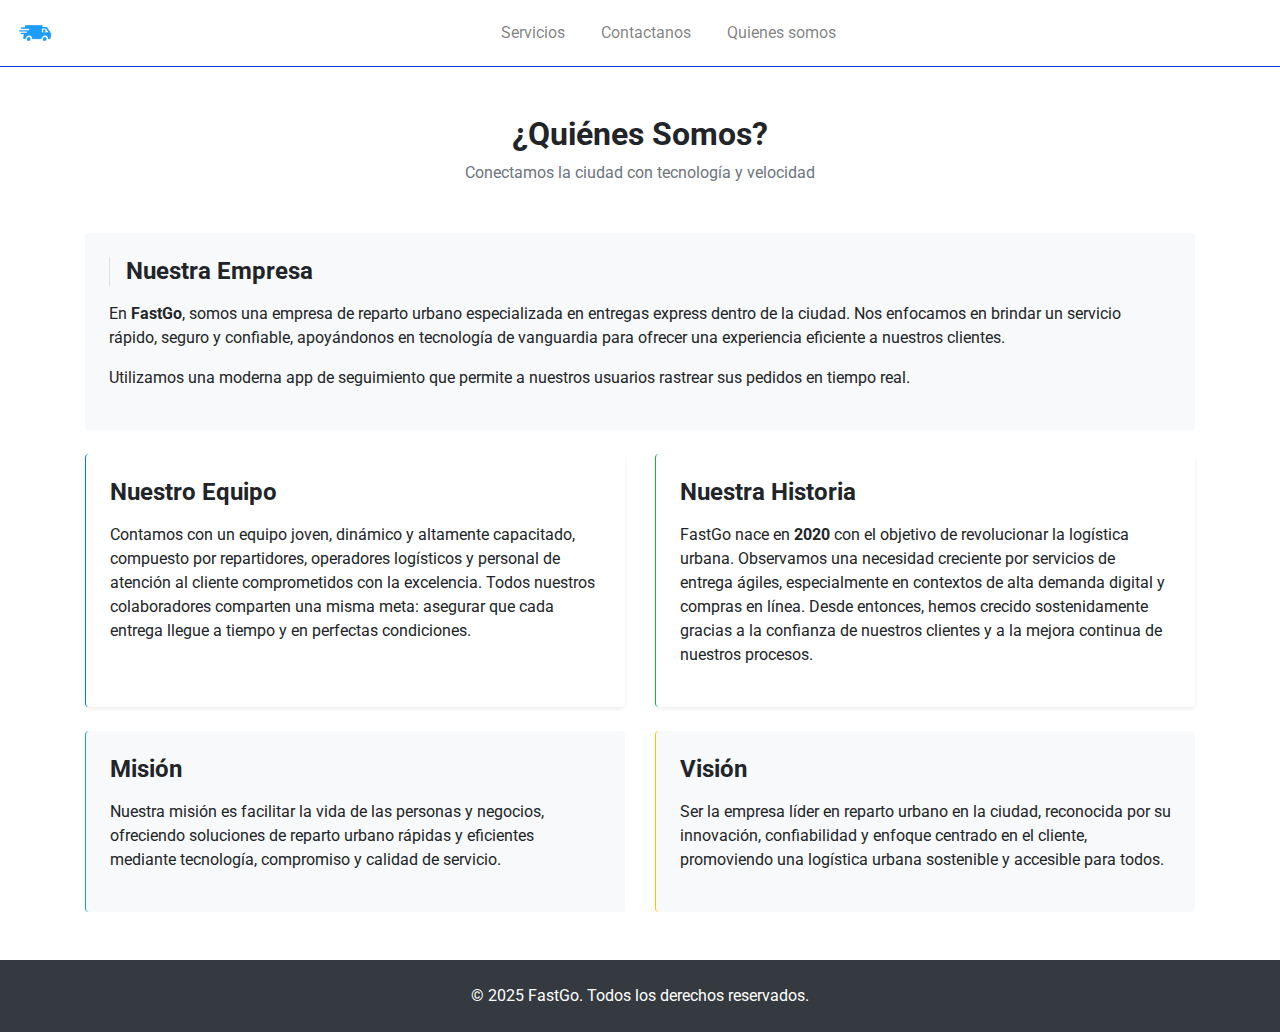
<file: sitio/about.html>
<!DOCTYPE html>
<html lang="en">

<head>
    <meta charset="UTF-8">
    <meta name="viewport" content="width=device-width, initial-scale=1.0">
    <link rel="stylesheet" href="https://stackpath.bootstrapcdn.com/bootstrap/4.5.2/css/bootstrap.min.css">
    <script src="https://code.jquery.com/jquery-3.5.1.slim.min.js"></script>
    <script src="https://cdn.jsdelivr.net/npm/popper.js@1.16.1/dist/umd/popper.min.js"></script>
    <script src="https://stackpath.bootstrapcdn.com/bootstrap/4.5.2/js/bootstrap.min.js"></script>
    <link rel="stylesheet" href="/sitio/css/style.css">
    <link rel="preconnect" href="https://fonts.googleapis.com">
    <link rel="preconnect" href="https://fonts.gstatic.com" crossorigin>
    <link href="https://fonts.googleapis.com/css2?family=Roboto:ital,wght@0,100..900;1,100..900&display=swap"
        rel="stylesheet">
    <link rel="icon" href="/sitio/images/favicon.png" type="image/png">
    <title>FastGo - Entregas Express</title>
</head>

<body>
    <main>
        <section class="navbar navbar-expand-lg navbar-light mi-navbar">
            <a class="navbar-brand" href="index.html"><img src="/sitio/images/favicon.png" alt="logo" width="40"
                    height="40" loading="lazy" /></a>
            <button class="navbar-toggler" type="button" data-toggle="collapse" data-target="#navbarNavDropdown"
                aria-controls="navbarNavDropdown" aria-expanded="false" aria-label="Toggle navigation">
                <span class="navbar-toggler-icon"></span>
            </button>
            <div class="collapse navbar-collapse justify-content-center" id="navbarNavDropdown">
                <ul class="navbar-nav">
                    <li class="nav-item">
                        <a class="nav-link" href="services.html">Servicios</a>
                    </li>
                    <li class="nav-item">
                        <a class="nav-link" href="contact.html">Contactanos</a>
                    </li>
                    <li class="nav-item">
                        <a class="nav-link" href="about.html">Quienes somos</a>
                    </li>
                </ul>
            </div>
        </section>
        <section class="container my-5">
            <div class="text-center mb-5">
                <h2 class="font-weight-bold">¿Quiénes Somos?</h2>
                <p class="text-muted">Conectamos la ciudad con tecnología y velocidad</p>
            </div>
            <article class="bg-light p-4 mb-4 rounded">
                <h4 class="border-left pl-3 font-weight-bold">Nuestra Empresa</h4>
                <p class="mt-3">
                    En <strong>FastGo</strong>, somos una empresa de reparto urbano especializada en entregas express
                    dentro de la ciudad. Nos enfocamos en brindar un servicio rápido, seguro y confiable, apoyándonos en
                    tecnología de vanguardia para ofrecer una experiencia eficiente a nuestros clientes.
                </p>
                <p>
                    Utilizamos una moderna app de seguimiento que permite a nuestros usuarios rastrear sus pedidos en
                    tiempo real.
                </p>
            </article>
            <section class="row mb-4">
                <div class="col-md-6">
                    <article class="p-4 bg-white shadow-sm rounded h-100 border-left border-primary">
                        <h4 class="font-weight-bold">Nuestro Equipo</h4>
                        <p class="mt-3">
                            Contamos con un equipo joven, dinámico y altamente capacitado, compuesto por repartidores,
                            operadores logísticos y personal de atención al cliente comprometidos con la excelencia.
                            Todos nuestros colaboradores comparten una misma meta: asegurar que cada entrega llegue a
                            tiempo y en perfectas condiciones.
                        </p>
                    </article>
                </div>
                <article class="col-md-6 mt-4 mt-md-0">
                    <div class="p-4 bg-white shadow-sm rounded h-100 border-left border-success">
                        <h4 class="font-weight-bold">Nuestra Historia</h4>
                        <p class="mt-3">
                            FastGo nace en <strong>2020</strong> con el objetivo de revolucionar la logística urbana.
                            Observamos una necesidad creciente por servicios de entrega ágiles, especialmente en
                            contextos de alta demanda digital y compras en línea. Desde entonces, hemos crecido
                            sostenidamente gracias a la confianza de nuestros clientes y a la mejora continua de
                            nuestros procesos.
                        </p>
                    </div>
                </article>
            </section>
            <div class="row">
                <article class="col-md-6">
                    <div class="p-4 bg-light rounded h-100 border-left border-info">
                        <h4 class="font-weight-bold">Misión</h4>
                        <p class="mt-3">
                            Nuestra misión es facilitar la vida de las personas y negocios, ofreciendo soluciones de
                            reparto urbano rápidas y eficientes mediante tecnología, compromiso y calidad de servicio.
                        </p>
                    </div>
                </article>
                <article class="col-md-6 mt-4 mt-md-0">
                    <div class="p-4 bg-light rounded h-100 border-left border-warning">
                        <h4 class="font-weight-bold">Visión</h4>
                        <p class="mt-3">
                            Ser la empresa líder en reparto urbano en la ciudad, reconocida por su innovación,
                            confiabilidad y enfoque centrado en el cliente, promoviendo una logística urbana sostenible
                            y accesible para todos.
                        </p>
                    </div>
                </article>
            </div>
        </section>
        <footer class="bg-dark text-white text-center py-4">
            <p class="mb-0">&copy; 2025 FastGo. Todos los derechos reservados.</p>
        </footer>

    </main>
</body>

</html>
</file>
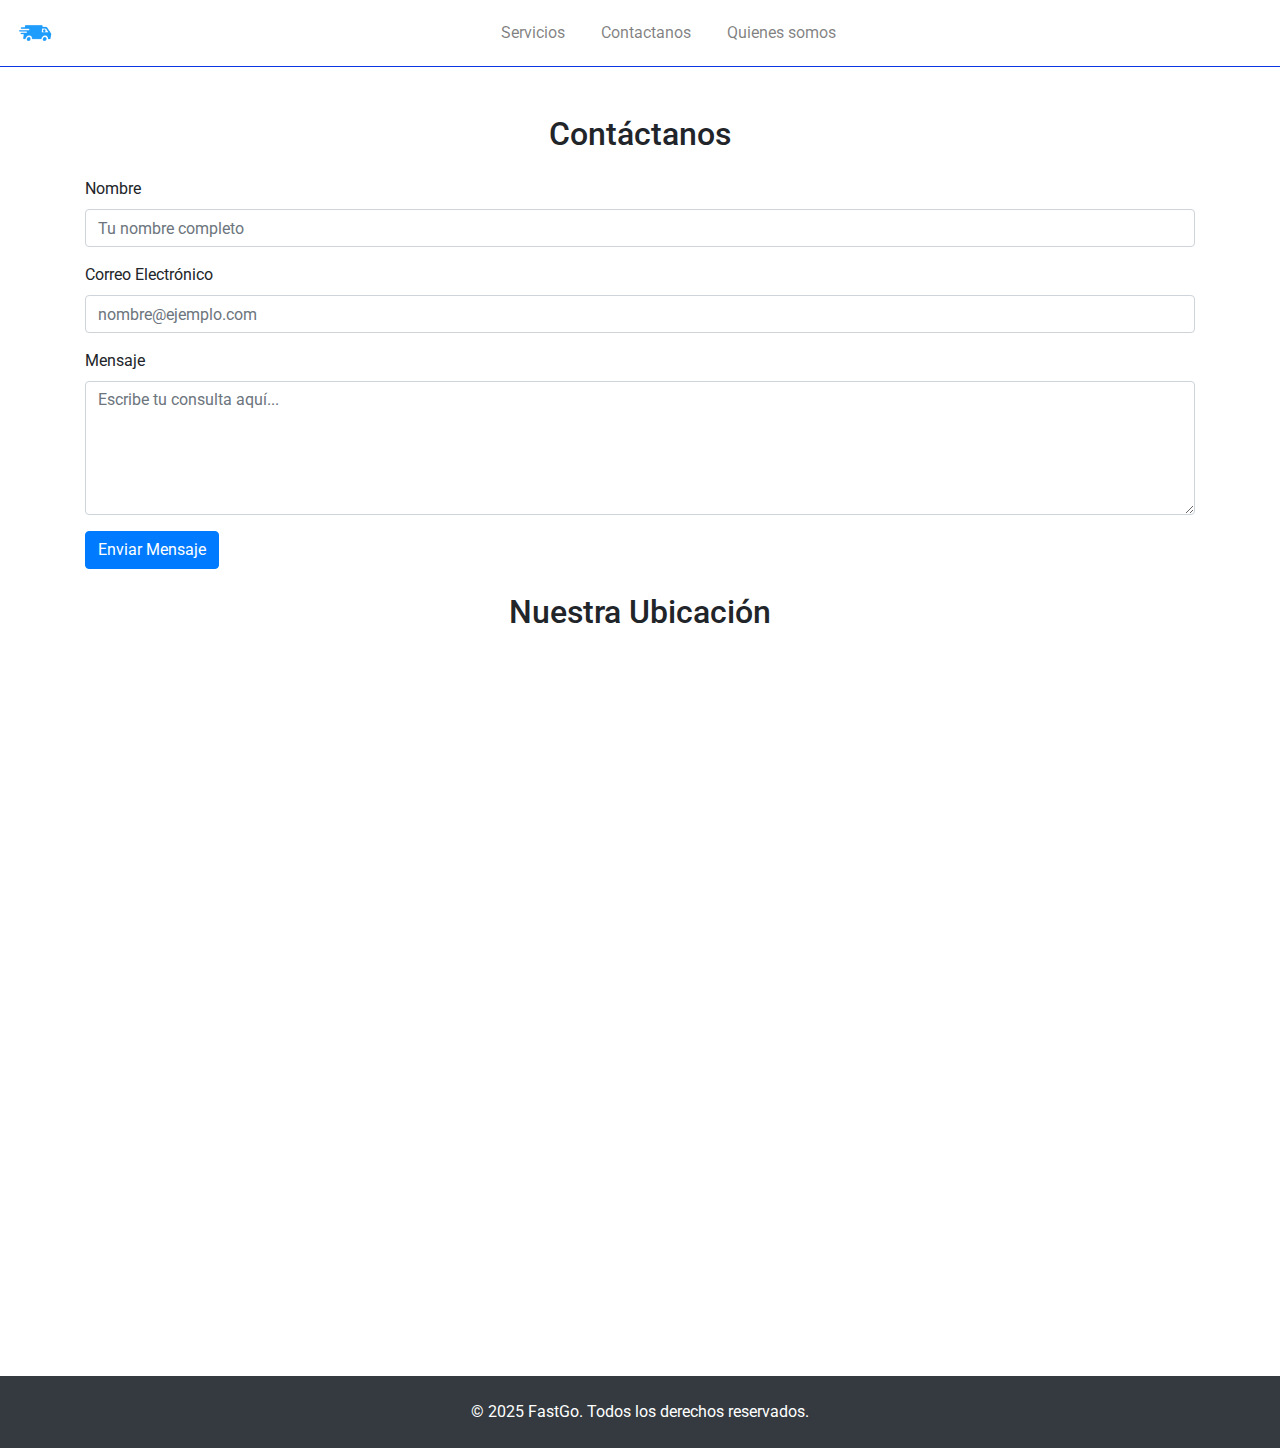
<file: sitio/contact.html>
<!DOCTYPE html>
<html lang="en">

<head>
    <meta charset="UTF-8">
    <meta name="viewport" content="width=device-width, initial-scale=1.0">
    <link rel="stylesheet" href="https://stackpath.bootstrapcdn.com/bootstrap/4.5.2/css/bootstrap.min.css">
    <script src="https://code.jquery.com/jquery-3.5.1.slim.min.js"></script>
    <script src="https://cdn.jsdelivr.net/npm/popper.js@1.16.1/dist/umd/popper.min.js"></script>
    <script src="https://stackpath.bootstrapcdn.com/bootstrap/4.5.2/js/bootstrap.min.js"></script>
    <link rel="stylesheet" href="/sitio/css/style.css">
    <link rel="preconnect" href="https://fonts.googleapis.com">
    <link rel="preconnect" href="https://fonts.gstatic.com" crossorigin>
    <link href="https://fonts.googleapis.com/css2?family=Roboto:ital,wght@0,100..900;1,100..900&display=swap"
        rel="stylesheet">
    <link rel="icon" href="/sitio/images/favicon.png" type="image/png">
    <title>FastGo - Entregas Express</title>
</head>

<body>
    <main>
        <nav class="navbar navbar-expand-lg navbar-light mi-navbar">
            <a class="navbar-brand" href="index.html"><img src="/sitio/images/favicon.png" alt="logo" width="40"
                    height="40" loading="lazy" /></a>
            <button class="navbar-toggler" type="button" data-toggle="collapse" data-target="#navbarNavDropdown"
                aria-controls="navbarNavDropdown" aria-expanded="false" aria-label="Toggle navigation">
                <span class="navbar-toggler-icon"></span>
            </button>
            <div class="collapse navbar-collapse justify-content-center" id="navbarNavDropdown">
                <ul class="navbar-nav">
                    <li class="nav-item">
                        <a class="nav-link" href="services.html">Servicios</a>
                    </li>
                    <li class="nav-item">
                        <a class="nav-link" href="contact.html">Contactanos</a>
                    </li>
                    <li class="nav-item">
                        <a class="nav-link" href="about.html">Quienes somos</a>
                    </li>
                </ul>
            </div>
        </nav>
        <div class="container my-5">
            <h2 class="text-center mb-4">Contáctanos</h2>
            <div class="row">

                <!-- Formulario -->
                <section class="container mb-4">
                    <form>
                        <div class="form-group">
                            <label for="nombre">Nombre</label>
                            <input type="text" class="form-control" id="nombre" placeholder="Tu nombre completo">
                        </div>
                        <div class="form-group">
                            <label for="email">Correo Electrónico</label>
                            <input type="email" class="form-control" id="email" placeholder="nombre@ejemplo.com">
                        </div>
                        <div class="form-group">
                            <label for="mensaje">Mensaje</label>
                            <textarea class="form-control" id="mensaje" rows="5"
                                placeholder="Escribe tu consulta aquí..."></textarea>
                        </div>
                        <button type="submit" class="btn btn-primary">Enviar Mensaje</button>
                    </form>
                </section>

                <!-- Mapa -->
                <section id="map" class="container mb-4">
                    <h2 class="text-center mb-5">Nuestra Ubicación</h2>
                    <div class="embed-responsive embed-responsive-16by9">
                        <iframe class="embed-responsive-item"
                            src="https://www.google.com/maps/embed?pb=!1m18!1m12!1m3!1d212998.56777909782!2d-70.7946411694144!3d-33.472678897708!2m3!1f0!2f0!3f0!3m2!1i1024!2i768!4f13.1!3m3!1m2!1s0x9662c5410425af2f%3A0x8475d53c400f0931!2sSantiago%2C%20Regi%C3%B3n%20Metropolitana!5e0!3m2!1ses!2scl!4v1749607339672!5m2!1ses!2scl" width="600" height="450" style="border:0;" allowfullscreen="" loading="lazy" referrerpolicy="no-referrer-when-downgrade">
                        </iframe>
                    </div>
                </section>

            </div>
        </div>
        <footer class="bg-dark text-white text-center py-4">
            <p class="mb-0">&copy; 2025 FastGo. Todos los derechos reservados.</p>
        </footer>

    </main>
</body>

</html>
</file>
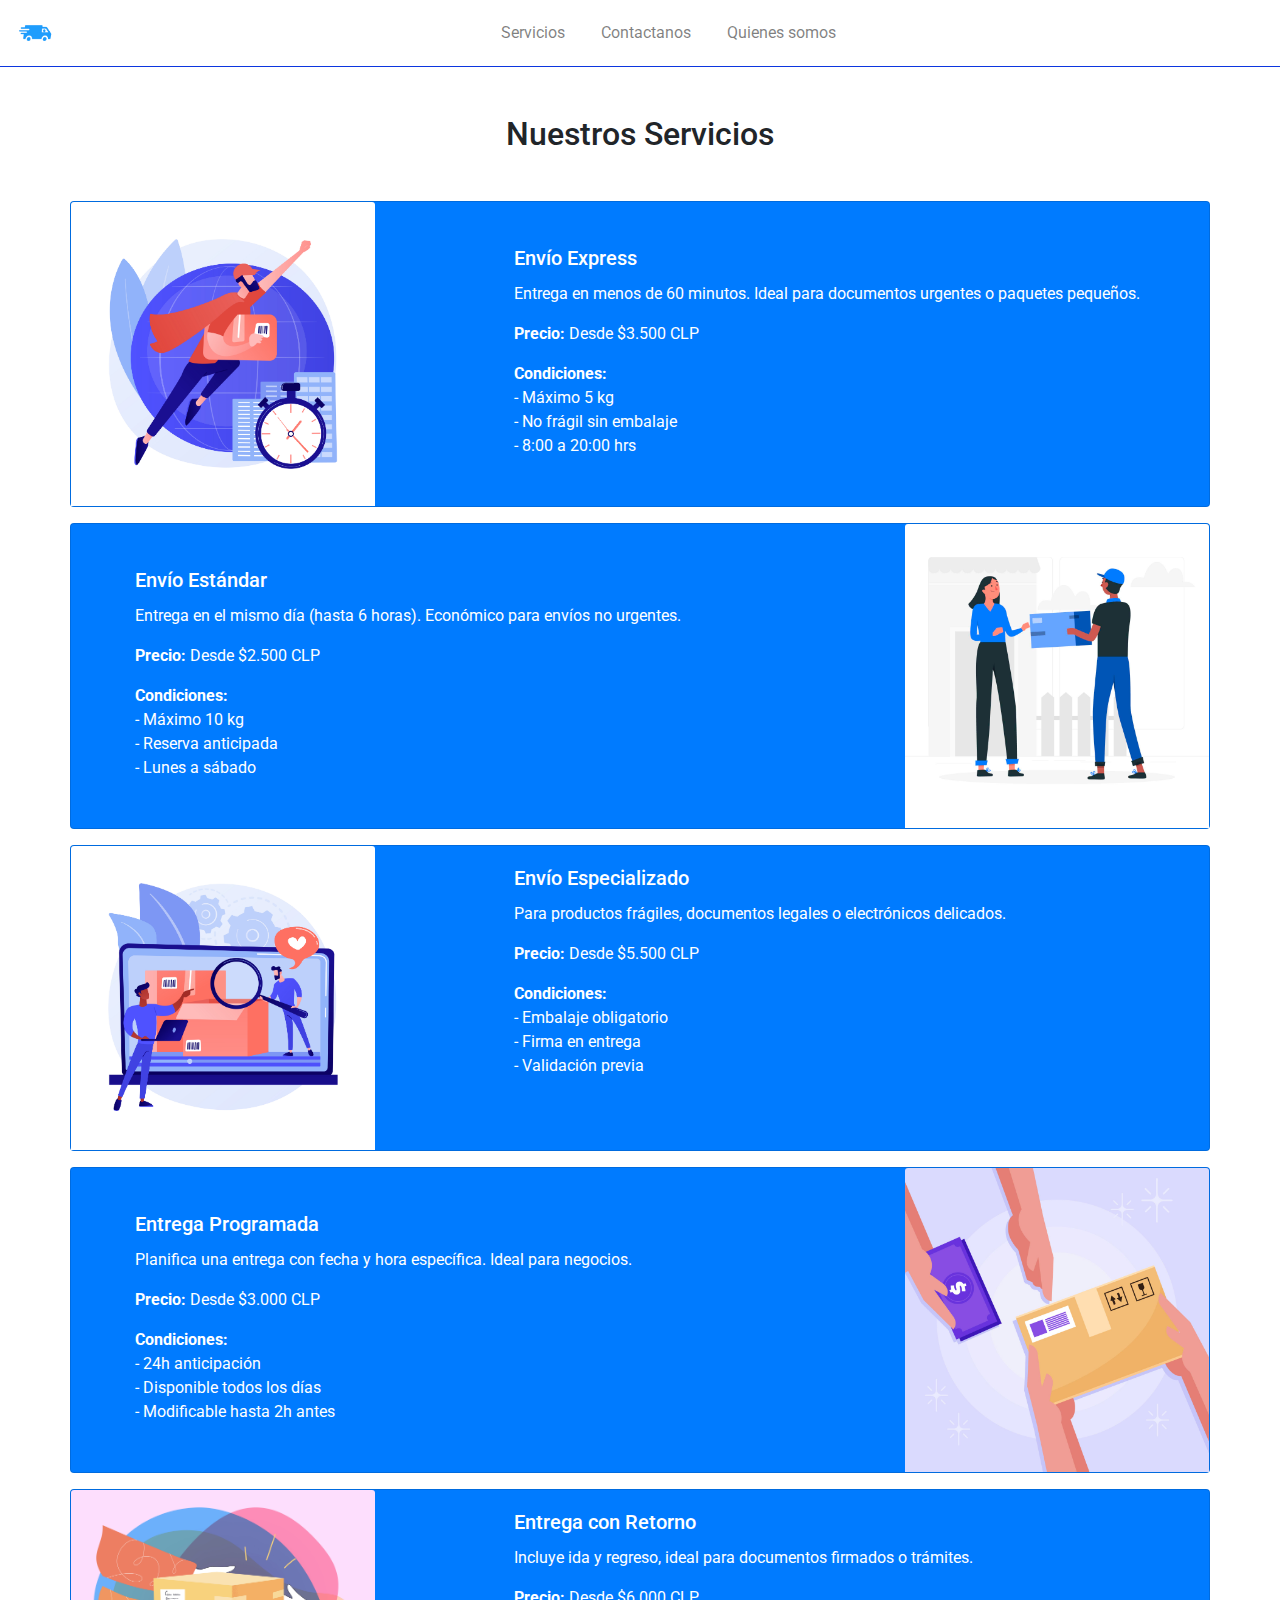
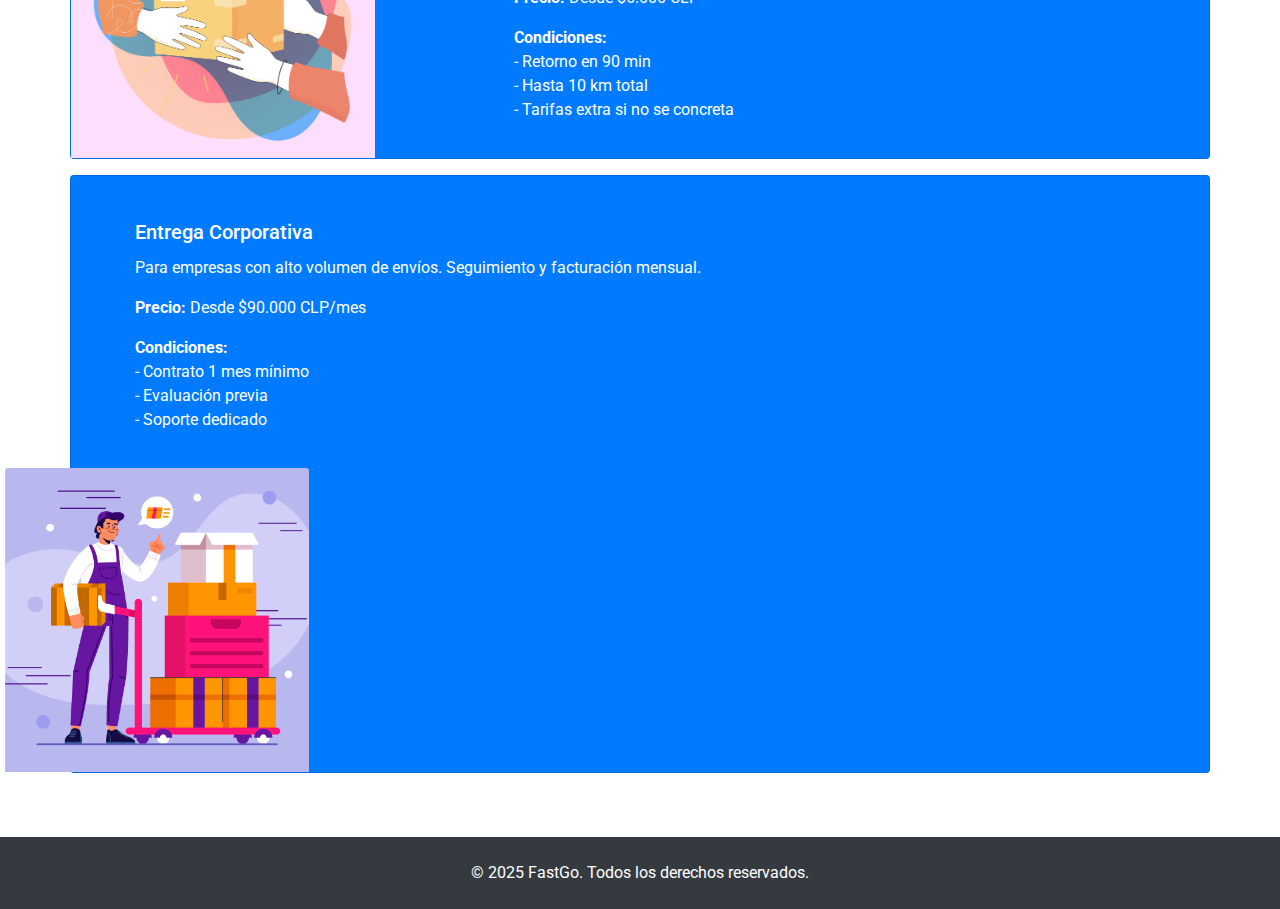
<file: sitio/Copia de services.html>
<!DOCTYPE html>
<html lang="en">

<head>
    <meta charset="UTF-8">
    <meta name="viewport" content="width=device-width, initial-scale=1.0">
    <link rel="stylesheet" href="https://stackpath.bootstrapcdn.com/bootstrap/4.5.2/css/bootstrap.min.css">
    <script src="https://code.jquery.com/jquery-3.5.1.slim.min.js"></script>
    <script src="https://cdn.jsdelivr.net/npm/popper.js@1.16.1/dist/umd/popper.min.js"></script>
    <script src="https://stackpath.bootstrapcdn.com/bootstrap/4.5.2/js/bootstrap.min.js"></script>
    <link rel="stylesheet" href="/sitio/css/style.css">
    <link rel="preconnect" href="https://fonts.googleapis.com">
    <link rel="preconnect" href="https://fonts.gstatic.com" crossorigin>
    <link href="https://fonts.googleapis.com/css2?family=Roboto:ital,wght@0,100..900;1,100..900&display=swap"
        rel="stylesheet">
    <link rel="icon" href="/sitio/images/favicon.png" type="image/png">
    <title>FastGo - Entregas Express</title>
</head>

<body id="body-services">
    <main>
        <nav class="navbar navbar-expand-lg navbar-light mi-navbar">
            <a class="navbar-brand" href="index.html"><img src="/sitio/images/favicon.png" alt="logo" width="40"
                    height="40" loading="lazy" /></a>
            <button class="navbar-toggler" type="button" data-toggle="collapse" data-target="#navbarNavDropdown"
                aria-controls="navbarNavDropdown" aria-expanded="false" aria-label="Toggle navigation">
                <span class="navbar-toggler-icon"></span>
            </button>
            <div class="collapse navbar-collapse justify-content-center" id="navbarNavDropdown">
                <ul class="navbar-nav">
                    <li class="nav-item">
                        <a class="nav-link" href="services.html ">Servicios</a>
                    </li>
                    <li class="nav-item">
                        <a class="nav-link" href="contact.html">Contactanos</a>
                    </li>
                    <li class="nav-item">
                        <a class="nav-link" href="about.html">Quienes somos</a>
                    </li>
                </ul>
            </div>
        </nav>
        <div class="container my-5">
            <h2 class="text-center mb-5">Nuestros Servicios</h2>
            <div class="row">

                <!-- Servicio 1 -->
                <div class="card text-white bg-primary mb-3">
                    <div class="row no-gutters">
                        <div class="col-md-4 d-sm-none d-lg-block">
                            <img src="/sitio/images/services/20945973.jpg" class="card-img-top card-heigth-services"
                                alt="Envío Express">
                        </div>
                        <div class="col-md-8">
                            <div class="card-body mt-4">
                                <h5 class="card-title">Envío Express</h5>
                                <p class="card-text">Entrega en menos de 60 minutos. Ideal para documentos urgentes o
                                    paquetes pequeños.</p>
                                <p><strong>Precio:</strong> Desde $3.500 CLP</p>
                                <p><strong>Condiciones:</strong><br>- Máximo 5 kg<br>- No frágil sin embalaje<br>- 8:00
                                    a
                                    20:00 hrs</p>
                            </div>
                        </div>
                    </div>
                </div>
                <!-- Servicio 2 -->
                <div class="card text-white bg-primary mb-3">
                    <div class="row no-gutters">
                        <div class="col-md-8">
                            <div class="card-body mt-4 card-padding">
                                <h5 class="card-title">Envío Estándar</h5>
                                Entrega en el mismo día (hasta 6 horas). Económico para envíos no urgentes.</p>
                                <p><strong>Precio:</strong> Desde $2.500 CLP</p>
                                <p><strong>Condiciones:</strong><br>- Máximo 10 kg<br>- Reserva anticipada<br>- Lunes a
                                    sábado
                                </p>
                            </div>
                        </div>
                        <div class="col-md-4 d-sm-none d-lg-block">
                            <img src="/sitio/images/services/3881176.jpg"
                                class="card-img-top float-right card-heigth-services" alt="Envío Express">
                        </div>
                    </div>
                </div>

                <!-- Servicio 3 -->
                <div class="card text-white bg-primary mb-3">
                    <div class="row no-gutters">
                        <div class="col-md-4 d-sm-none d-lg-block">
                            <img src="/sitio/images/services/20945523.jpg" class="card-img-top card-heigth-services"
                                alt="Envío Express">
                        </div>
                        <div class="col-md-8">
                            <div class="card-body ">
                                <h5 class="card-title">Envío Especializado</h5>
                                <p class="card-text">Para productos frágiles, documentos legales o electrónicos
                                    delicados.
                                </p>
                                <p><strong>Precio:</strong> Desde $5.500 CLP</p>
                                <p><strong>Condiciones:</strong><br>- Embalaje obligatorio<br>- Firma en entrega<br>-
                                    Validación previa</p>
                            </div>
                        </div>
                    </div>
                </div>
                <!-- Servicio 4 -->
                <div class="card text-white bg-primary mb-3">
                    <div class="row no-gutters">
                        <div class="col-md-8">
                            <div class="card-body mt-4 card-padding">
                                <h5 class="card-title">Entrega Programada</h5>
                                <p class="card-text">Planifica una entrega con fecha y hora específica. Ideal para
                                    negocios.</p>
                                <p><strong>Precio:</strong> Desde $3.000 CLP</p>
                                <p><strong>Condiciones:</strong><br>- 24h anticipación<br>- Disponible todos los
                                    días<br>-
                                    Modificable hasta 2h antes</p>
                            </div>
                        </div>
                        <div class="col-md-4 d-sm-none d-lg-block">
                            <img src="/sitio/images/services/4809513.jpg"
                                class="card-img-top float-right card-heigth-services" alt="Envío Express">
                        </div>
                    </div>
                </div>
                <!-- Servicio 5 -->
                <div class="card text-white bg-primary mb-3">
                    <div class="row no-gutters">
                        <div class="col-md-4 d-sm-none d-lg-block">
                            <img src="/sitio/images/services/1123456.jpg" class="card-img-top card-heigth-services"
                                alt="Envío Express">
                        </div>
                        <div class="col-md-8">
                            <div class="card-body ">
                                <h5 class="card-title">Entrega con Retorno</h5>
                                <p class="card-text">Incluye ida y regreso, ideal para documentos firmados o trámites.</p>
                                <p><strong>Precio:</strong> Desde $6.000 CLP</p>
                                <p><strong>Condiciones:</strong><br>- Retorno en 90 min<br>- Hasta 10 km total<br>- Tarifas
                                extra si no se concreta</p>
                            </div>
                        </div>
                    </div>
                </div>

                <!-- Servicio 6 -->
                 <div class="card text-white bg-primary mb-3">
                    <div class="row no-gutters">
                        <div class="col-md-8">
                            <div class="card-body mt-4 card-padding">
                                 <h5 class="card-title">Entrega Corporativa</h5>
                            <p class="card-text">Para empresas con alto volumen de envíos. Seguimiento y facturación
                                mensual.</p>
                            <p><strong>Precio:</strong> Desde $90.000 CLP/mes</p>
                            <p><strong>Condiciones:</strong><br>- Contrato 1 mes mínimo<br>- Evaluación previa<br>-
                                Soporte dedicado</p>
                            </div>
                            <div class="col-md-4 d-sm-none d-md-block">
                            <img src="/sitio/images/services/6167281.jpg"
                                class="card-img-top float-right card-heigth-services" alt="Envío Express">
                        </div>
                        </div>
                        
                    </div>
                </div>
            </div>
        </div>
        <footer class="bg-dark text-white text-center py-4">
            <p class="mb-0">&copy; 2025 FastGo. Todos los derechos reservados.</p>
        </footer>
    </main>
</body>

</html>
</file>
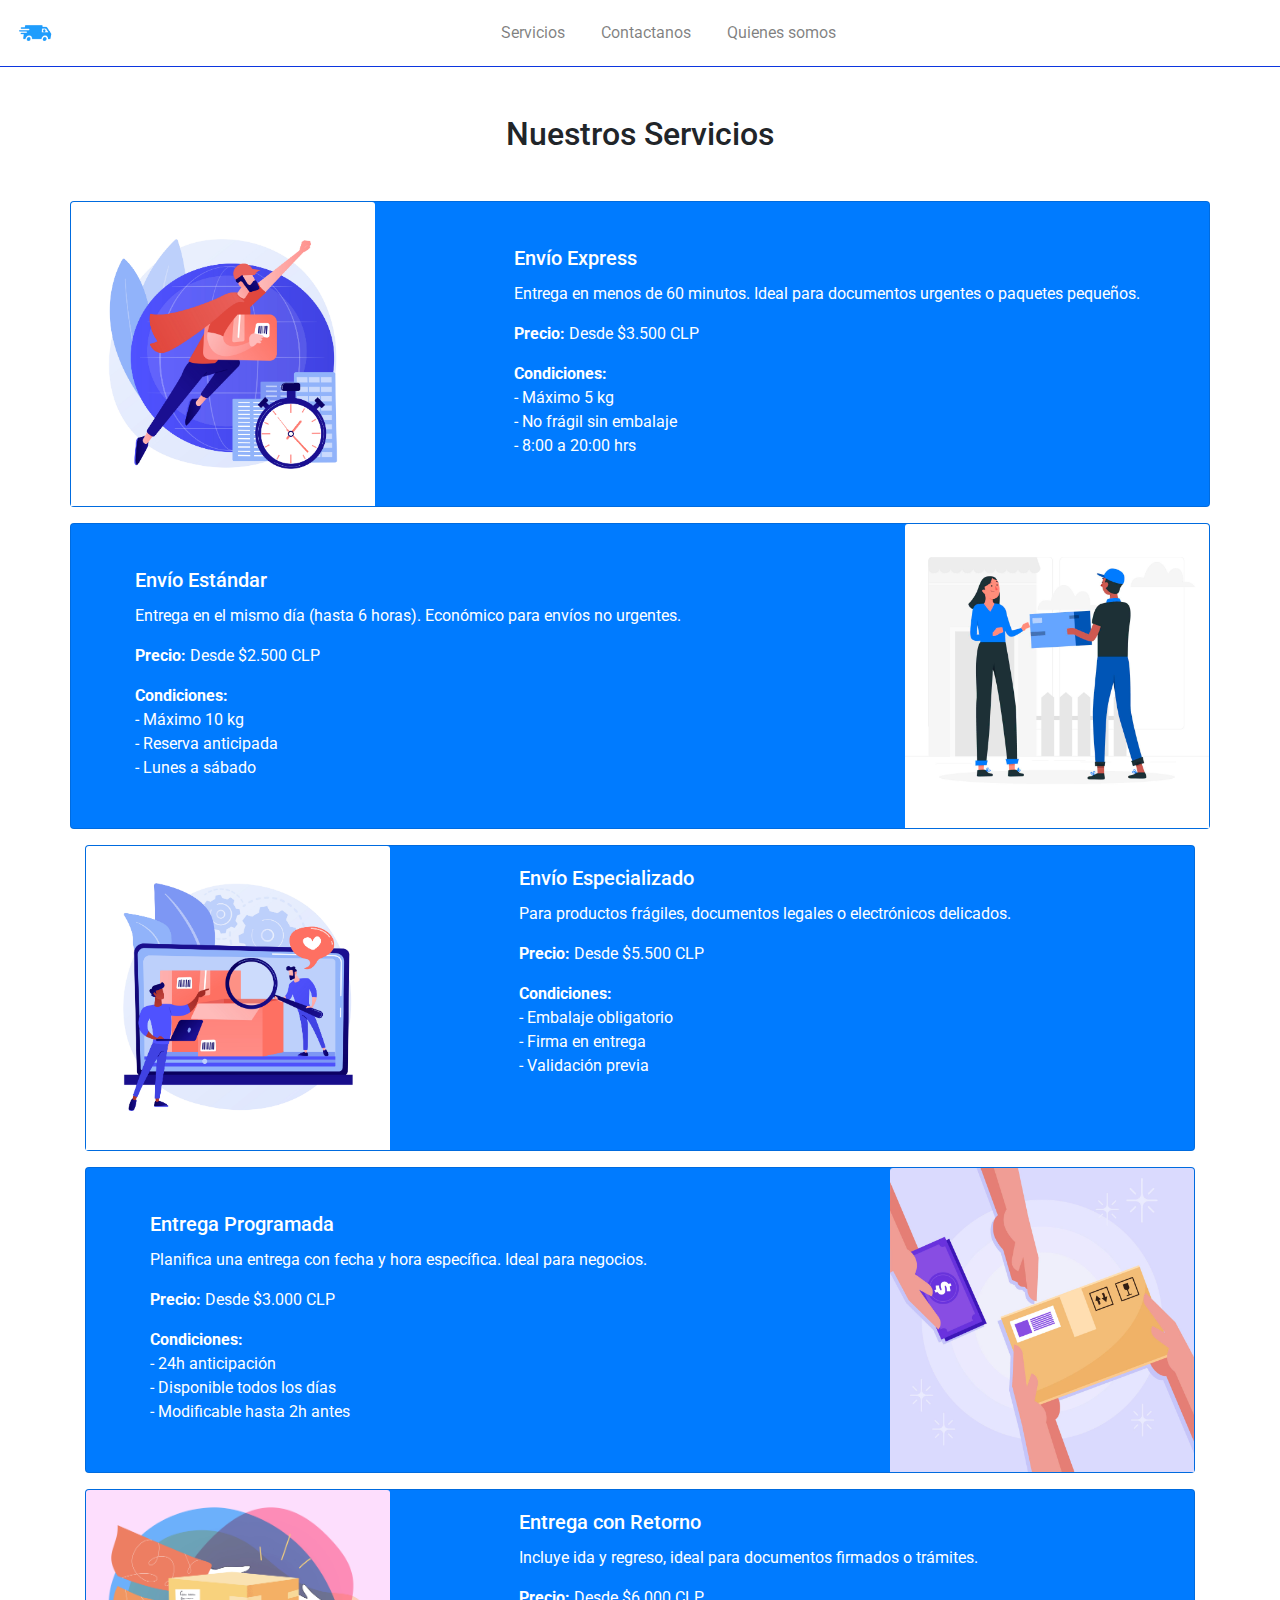
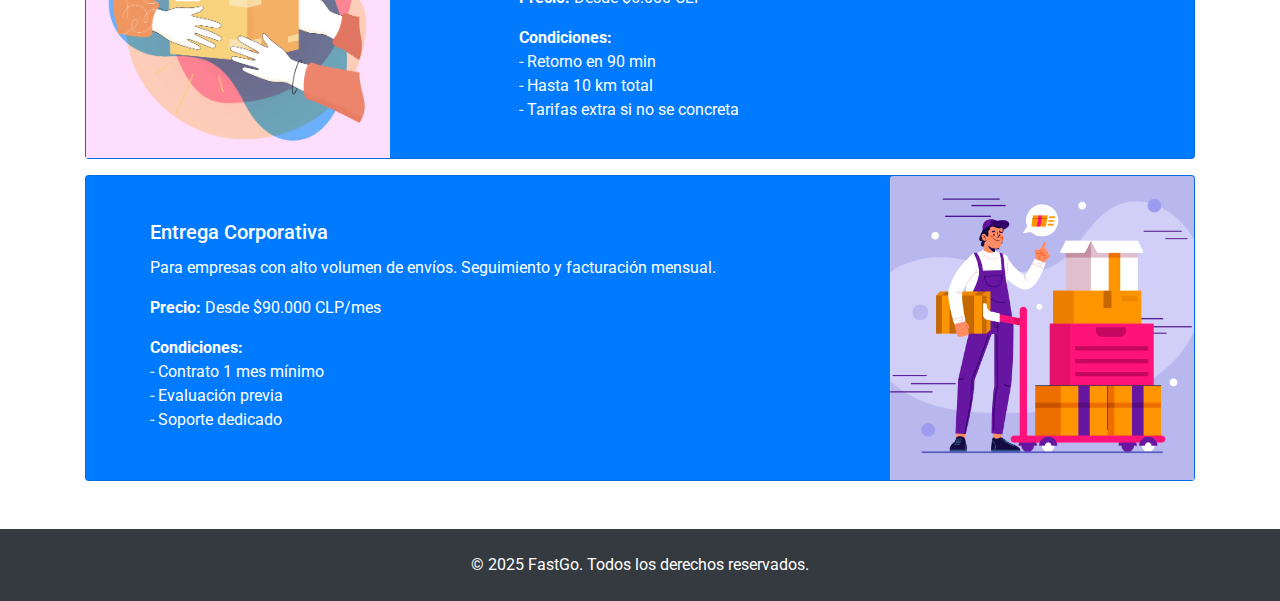
<file: sitio/services.html>
<!DOCTYPE html>
<html lang="en">

<head>
    <meta charset="UTF-8">
    <meta name="viewport" content="width=device-width, initial-scale=1.0">
    <link rel="stylesheet" href="https://stackpath.bootstrapcdn.com/bootstrap/4.5.2/css/bootstrap.min.css">
    <script src="https://code.jquery.com/jquery-3.5.1.slim.min.js"></script>
    <script src="https://cdn.jsdelivr.net/npm/popper.js@1.16.1/dist/umd/popper.min.js"></script>
    <script src="https://stackpath.bootstrapcdn.com/bootstrap/4.5.2/js/bootstrap.min.js"></script>
    <link rel="stylesheet" href="/sitio/css/style.css">
    <link rel="preconnect" href="https://fonts.googleapis.com">
    <link rel="preconnect" href="https://fonts.gstatic.com" crossorigin>
    <link href="https://fonts.googleapis.com/css2?family=Roboto:ital,wght@0,100..900;1,100..900&display=swap"
        rel="stylesheet">
    <link rel="icon" href="/sitio/images/favicon.png" type="image/png">
    <title>FastGo - Entregas Express</title>
</head>

<body id="body-services">
    <main>
        <nav class="navbar navbar-expand-lg navbar-light mi-navbar">
            <a class="navbar-brand" href="index.html"><img src="/sitio/images/favicon.png" alt="logo" width="40"
                    height="40" loading="lazy" /></a>
            <button class="navbar-toggler" type="button" data-toggle="collapse" data-target="#navbarNavDropdown"
                aria-controls="navbarNavDropdown" aria-expanded="false" aria-label="Toggle navigation">
                <span class="navbar-toggler-icon"></span>
            </button>
            <div class="collapse navbar-collapse justify-content-center" id="navbarNavDropdown">
                <ul class="navbar-nav">
                    <li class="nav-item">
                        <a class="nav-link" href="services.html ">Servicios</a>
                    </li>
                    <li class="nav-item">
                        <a class="nav-link" href="contact.html">Contactanos</a>
                    </li>
                    <li class="nav-item">
                        <a class="nav-link" href="about.html">Quienes somos</a>
                    </li>
                </ul>
            </div>
        </nav>
        <div class="container my-5">
            <h2 class="text-center mb-5">Nuestros Servicios</h2>
            <div class="row">

                <!-- Servicio 1 -->
                <section class="card text-white bg-primary mb-3">
                    <div class="row no-gutters">
                        <article class="col-md-4 d-sm-none d-lg-block">
                            <img src="/sitio/images/services/20945973.jpg" class="card-img-top card-heigth-services"
                                alt="Envío Express">
                        </article>
                        <article class="col-md-8">
                            <div class="card-body mt-4">
                                <h5 class="card-title">Envío Express</h5>
                                <p class="card-text">Entrega en menos de 60 minutos. Ideal para documentos urgentes o
                                    paquetes pequeños.</p>
                                <p><strong>Precio:</strong> Desde $3.500 CLP</p>
                                <p><strong>Condiciones:</strong><br>- Máximo 5 kg<br>- No frágil sin embalaje<br>- 8:00
                                    a
                                    20:00 hrs</p>
                            </div>
                        </article>
                    </div>
                </section>
                <!-- Servicio 2 -->
                <section class="card text-white bg-primary mb-3">
                    <div class="row no-gutters">
                        <article class="col-md-8">
                            <div class="card-body mt-4 card-padding">
                                <h5 class="card-title">Envío Estándar</h5>
                                Entrega en el mismo día (hasta 6 horas). Económico para envíos no urgentes.</p>
                                <p><strong>Precio:</strong> Desde $2.500 CLP</p>
                                <p><strong>Condiciones:</strong><br>- Máximo 10 kg<br>- Reserva anticipada<br>- Lunes a
                                    sábado
                                </p>
                            </div>
                        </article>
                        <article class="col-md-4 d-sm-none d-lg-block">
                            <img src="/sitio/images/services/3881176.jpg"
                                class="card-img-top float-right card-heigth-services" alt="Envío Express">
                        </article>
                    </div>
                </div>

                <!-- Servicio 3 -->
                <section class="card text-white bg-primary mb-3">
                    <div class="row no-gutters">
                        <article class="col-md-4 d-sm-none d-lg-block">
                            <img src="/sitio/images/services/20945523.jpg" class="card-img-top card-heigth-services"
                                alt="Envío Express">
                        </article>
                        <article class="col-md-8">
                            <div class="card-body ">
                                <h5 class="card-title">Envío Especializado</h5>
                                <p class="card-text">Para productos frágiles, documentos legales o electrónicos
                                    delicados.
                                </p>
                                <p><strong>Precio:</strong> Desde $5.500 CLP</p>
                                <p><strong>Condiciones:</strong><br>- Embalaje obligatorio<br>- Firma en entrega<br>-
                                    Validación previa</p>
                            </div>
                        </article>
                    </div>
                </section>
                <!-- Servicio 4 -->
                <section class="card text-white bg-primary mb-3">
                    <div class="row no-gutters">
                        <div class="col-md-8">
                            <div class="card-body mt-4 card-padding">
                                <h5 class="card-title">Entrega Programada</h5>
                                <p class="card-text">Planifica una entrega con fecha y hora específica. Ideal para
                                    negocios.</p>
                                <p><strong>Precio:</strong> Desde $3.000 CLP</p>
                                <p><strong>Condiciones:</strong><br>- 24h anticipación<br>- Disponible todos los
                                    días<br>-
                                    Modificable hasta 2h antes</p>
                            </div>
                        </div>
                        <div class="col-md-4 d-sm-none d-lg-block">
                            <img src="/sitio/images/services/4809513.jpg"
                                class="card-img-top float-right card-heigth-services" alt="Envío Express">
                        </div>
                    </div>
                </section>
                <!-- Servicio 5 -->
                <section class="card text-white bg-primary mb-3">
                    <div class="row no-gutters">
                        <article class="col-md-4 d-sm-none d-lg-block">
                            <img src="/sitio/images/services/1123456.jpg" class="card-img-top card-heigth-services"
                                alt="Envío Express">
                        </article>
                        <article class="col-md-8">
                            <div class="card-body ">
                                <h5 class="card-title">Entrega con Retorno</h5>
                                <p class="card-text">Incluye ida y regreso, ideal para documentos firmados o trámites.</p>
                                <p><strong>Precio:</strong> Desde $6.000 CLP</p>
                                <p><strong>Condiciones:</strong><br>- Retorno en 90 min<br>- Hasta 10 km total<br>- Tarifas
                                extra si no se concreta</p>
                            </div>
                        </article>
                    </div>
                </section>

                <!-- Servicio 6 -->
                 <section class="card text-white bg-primary mb-3">
                    <div class="row no-gutters">
                        <article class="col-md-8">
                            <div class="card-body mt-4 card-padding">
                                 <h5 class="card-title">Entrega Corporativa</h5>
                            <p class="card-text">Para empresas con alto volumen de envíos. Seguimiento y facturación
                                mensual.</p>
                            <p><strong>Precio:</strong> Desde $90.000 CLP/mes</p>
                            <p><strong>Condiciones:</strong><br>- Contrato 1 mes mínimo<br>- Evaluación previa<br>-
                                Soporte dedicado</p>
                            </div>
                        </article>
                        <article class="col-md-4 d-sm-none d-lg-block">
                            <img src="/sitio/images/services/6167281.jpg"
                                class="card-img-top float-right card-heigth-services" alt="Envío Express">
                        </article>
                    </div>
                </section>
            </div>
        </div>
        <footer class="bg-dark text-white text-center py-4">
            <p class="mb-0">&copy; 2025 FastGo. Todos los derechos reservados.</p>
        </footer>
    </main>
</body>

</html>
</file>
<file: sitio/css/style.css>
main{
  font-family: "Roboto", sans-serif;
}
/* Asegura que el video esté debajo del navbar */
.video-background {
    position: relative;
    height: 100vh;
    overflow: hidden;
}

.video-background video {
    position: absolute;
    top: 0;
    left: 0;
    min-width: 100%;
    min-height: 100%;
    object-fit: cover;
    z-index: -1;
}

.video-overlay-content {
    position: relative;
    z-index: 1;
    color: white;
    text-align: center;
    padding-top: 10%;
}

.video-background::before {
    content: '';
    /* Añade un pseudo-elemento para la superposición */
    position: absolute;
    top: 0;
    left: 0;
    width: 100%;
    height: 100%;
    background: rgba(0, 0, 0, 0.7);
    /* Oscurece el video */
    z-index: 0;
}

nav .navbar {
    z-index: 1000;
    /* Aseguramos que la barra de navegación quede sobre el video */
}
.mi-navbar {

  border-bottom: 1px solid #0c36df; /* línea decorativa inferior de los elementos del nav*/
  font-family: 'Roboto', sans-serif;
}
.mi-navbar .nav-link {
  position: relative;
  display: inline-block;
  color: #333333;
  margin: 0 10px;
  transition: color 0.3s ease;
}
.mi-navbar .nav-link::after { /*Línea para resaltar el elemento */
  content: '';
  position: absolute;
  width: 0;
  height: 2px;
  left: 0;
  bottom: 0;
  background-color: #0c36df;
  transition: width 0.3s ease;
}

.mi-navbar .nav-link:hover::after {
  width: 100%;
}

#video-overlay {
    margin: -1.5em;
}

.cliente-logo {
    max-height: 80px;
    max-width: 80px;
}
.card-heigth-services{
  height: 19em;
  width: 19em;
}
.card{
  width: 100%;
}
.card img{
      height: 100%;
  }

/*Media query para video */
@media (max-width: 767px) {
  .video-background {
    background: url('/sitio/images/114036-OOLOG5-493.jpg') no-repeat center center;
    background-size: cover;
  }

  .video-background video {
    display: none; /* Ya lo oculta Bootstrap, pero por si acaso */
  }
}

@media (min-width: 992px) {
  #body-services .card-body{
    padding-left:4em;
  }
}

/*Media query para las tarjetas de servicio 
@media (max-width: 991px) {
 .card img{
  display: none;
 }
}
 */
</file>
